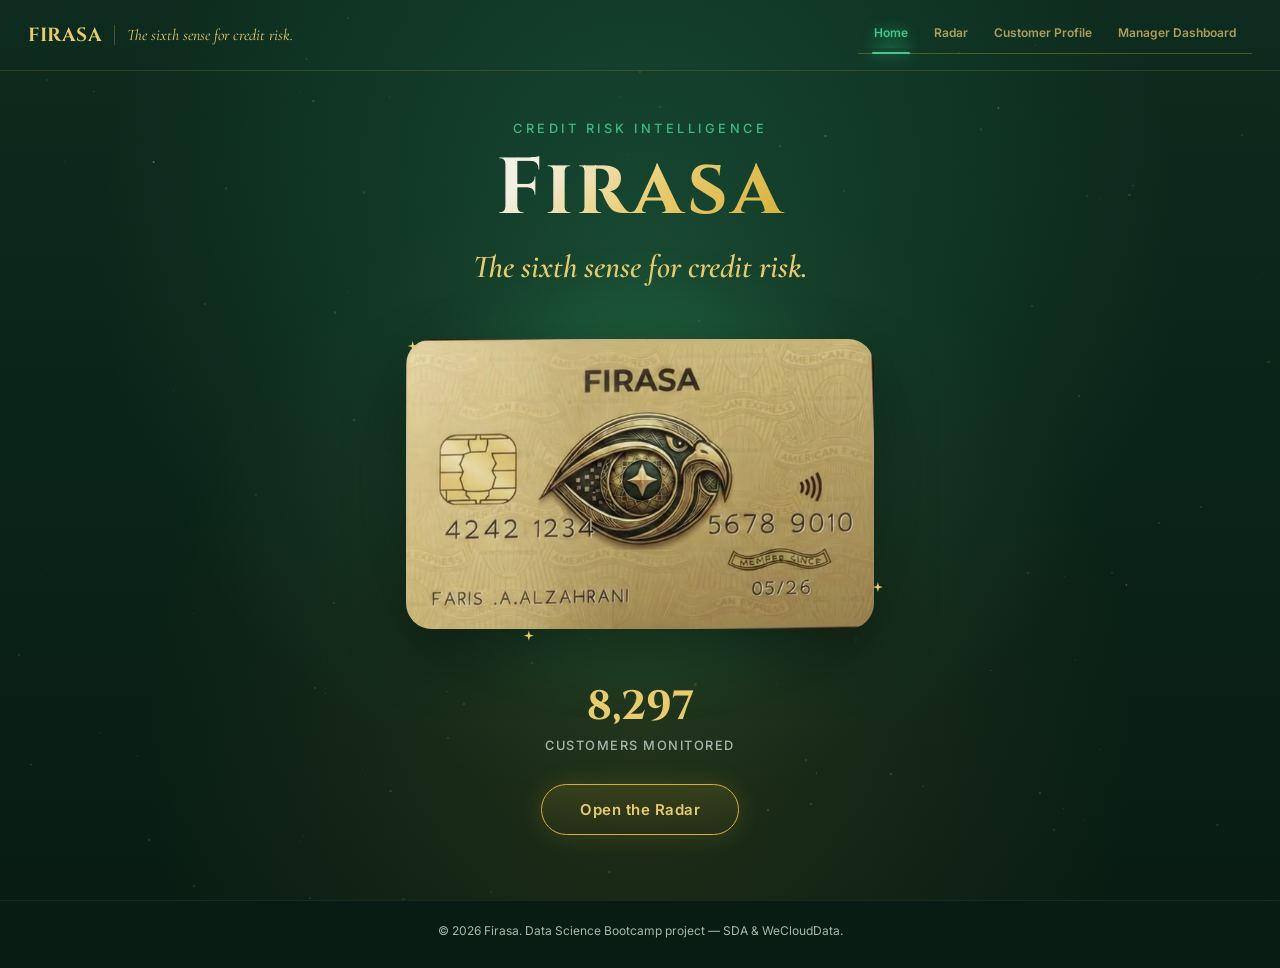
<file: dashboard/landing.html>
<!DOCTYPE html>
<html lang="en" dir="ltr">
<head>
<meta charset="UTF-8">
<meta name="viewport" content="width=device-width, initial-scale=1, viewport-fit=cover">
<title>Firasa | Home</title>
<link rel="preconnect" href="https://fonts.googleapis.com">
<link rel="preconnect" href="https://fonts.gstatic.com" crossorigin>
<link href="https://fonts.googleapis.com/css2?family=Cinzel:wght@600;700&family=Cormorant+Garamond:ital,wght@1,500;1,600&family=Inter:wght@400;500;600;700&display=swap" rel="stylesheet">
<link rel="stylesheet" href="assets/firasa.css">
<style>
  :root {
    --bg: #0D2B1E;
    --bg-deep: #081C13;
    --green: #1FA968;
    --green-soft: #3FC98A;
    --gold: #D4AF37;
    --gold-light: #E9CB6F;
    --gold-deep: #8A6A1E;
    --text: #F3EFE3;
    --text-dim: #A9B8AC;
    /* card width scales with the screen but stays inside a laptop viewport */
    --cw: clamp(280px, min(40vw, 52vh), 560px);
  }
  * { box-sizing: border-box; margin: 0; padding: 0; }
  html, body {
    background: var(--bg);
    color: var(--text);
    font-family: 'Inter', -apple-system, "Segoe UI", Roboto, Arial, sans-serif;
    overflow-x: hidden;
  }
  body {
    padding-top: env(safe-area-inset-top, 0px);
    padding-bottom: env(safe-area-inset-bottom, 0px);
  }
  .topbar { position: absolute; top: 0; right: 0; left: 0; z-index: 5; display: flex; align-items: center; justify-content: space-between; padding: 16px 28px; border-bottom: 1px solid rgba(212,175,55,0.18); flex-wrap: wrap; gap: 10px; }

  .hero {
    min-height: 100svh;
    display: flex;
    flex-direction: column;
    align-items: center;
    justify-content: center;
    text-align: center;
    padding: 84px 6vw 28px;
    position: relative;
    background:
      radial-gradient(ellipse at 50% 28%, rgba(63,201,138,0.20) 0%, transparent 60%),
      radial-gradient(ellipse at 50% 82%, rgba(212,175,55,0.12) 0%, transparent 55%),
      linear-gradient(180deg, var(--bg) 0%, var(--bg-deep) 100%);
  }
  .starfield {
    position: absolute;
    inset: 0;
    pointer-events: none;
    background-image:
      radial-gradient(1.5px 1.5px at 12% 18%, rgba(233,203,111,0.55), transparent),
      radial-gradient(1.5px 1.5px at 78% 12%, rgba(233,203,111,0.4), transparent),
      radial-gradient(1px 1px at 35% 82%, rgba(63,201,138,0.5), transparent),
      radial-gradient(1.5px 1.5px at 88% 65%, rgba(233,203,111,0.35), transparent),
      radial-gradient(1px 1px at 20% 55%, rgba(63,201,138,0.4), transparent),
      radial-gradient(1.5px 1.5px at 60% 90%, rgba(233,203,111,0.3), transparent),
      radial-gradient(1px 1px at 50% 8%, rgba(233,203,111,0.4), transparent);
    animation: drift 14s ease-in-out infinite alternate;
  }
  @keyframes drift {
    0%   { opacity: 0.6; transform: translateY(0); }
    100% { opacity: 1; transform: translateY(-10px); }
  }
  .eyebrow {
    font-size: clamp(12px, 1vw, 14px);
    font-weight: 500;
    letter-spacing: 3.5px;
    color: var(--green-soft);
    text-transform: uppercase;
    margin-bottom: clamp(6px, 1.4vh, 18px);
    opacity: 0.9;
  }
  .title {
    font-family: 'Cinzel', Georgia, serif;
    font-size: clamp(48px, min(6.2vw, 10.5vh), 92px);
    line-height: 1.05;
    font-weight: 700;
    letter-spacing: 3px;
    background: linear-gradient(135deg, #F3EFE3 15%, var(--gold-light) 55%, var(--gold) 100%);
    -webkit-background-clip: text;
    background-clip: text;
    color: transparent;
  }
  .tagline {
    margin-top: clamp(6px, 1.5vh, 16px);
    font-family: 'Cormorant Garamond', serif;
    font-style: italic;
    font-weight: 600;
    font-size: clamp(26px, 2.5vw, 38px);
    color: var(--gold-light);
    max-width: 700px;
    line-height: 1.4;
  }

  .stage {
    width: calc(var(--cw) + 60px);
    height: calc(var(--cw) / 1.615 + 36px);
    margin: clamp(14px, 3.5vh, 46px) auto clamp(4px, 1.5vh, 26px);
    perspective: 1400px;
    position: relative;
  }
  .glow-ring {
    position: absolute;
    inset: -40px;
    border-radius: 50%;
    background: radial-gradient(circle, rgba(212,175,55,0.30) 0%, rgba(31,169,104,0.16) 45%, transparent 72%);
    filter: blur(18px);
    animation: pulse 3.5s ease-in-out infinite;
  }
  @keyframes pulse {
    0%, 100% { opacity: 0.55; transform: scale(0.96); }
    50% { opacity: 1; transform: scale(1.05); }
  }

  .card-mount {
    width: var(--cw);
    height: calc(var(--cw) / 1.615);
    position: absolute;
    top: 50%; left: 50%;
    margin-top: calc(var(--cw) / -3.23);
    margin-left: calc(var(--cw) / -2);
    opacity: 0;
    animation:
      settle-in 1.1s cubic-bezier(0.16, 1, 0.3, 1) 0.15s forwards,
      float 4.5s ease-in-out 1.25s infinite;
  }
  @keyframes settle-in {
    0%   { transform: scale(0.85) translateY(14px); opacity: 0; }
    100% { transform: scale(1) translateY(0); opacity: 1; }
  }
  @keyframes float {
    0%, 100% { transform: translateY(0); }
    50%      { transform: translateY(-7px); }
  }
  .card-3d {
    width: 100%;
    height: 100%;
    position: relative;
    transform-style: preserve-3d;
    animation: spin-once 4.4s cubic-bezier(0.45, 0.05, 0.35, 1) 0.3s 1 forwards;
  }
  @keyframes spin-once {
    from { transform: rotateY(0deg); }
    to   { transform: rotateY(360deg); }
  }
  .card-back,
  .card-front {
    position: absolute;
    inset: 0;
    border-radius: calc(var(--cw) * 0.055);
    overflow: hidden;
    backface-visibility: hidden;
    box-shadow: 0 24px 60px rgba(0,0,0,0.45);
    -webkit-backface-visibility: hidden;
  }
  .card-front {
    transform: rotateY(0deg);
  }
  .card-back {
    transform: rotateY(180deg);
  }
  .card-back img,
  .card-front img {
    width: 100%;
    height: 100%;
    display: block;
  }
  .sparkle {
    position: absolute;
    width: 10px; height: 10px;
    background: var(--gold-light);
    clip-path: polygon(50% 0%, 61% 39%, 100% 50%, 61% 61%, 50% 100%, 39% 61%, 0% 50%, 39% 39%);
    animation: twinkle 2.2s ease-in-out infinite;
  }
  .sp1 { top: 6%; left: 6%; animation-delay: 3.6s; }
  .sp2 { top: 80%; right: 4%; animation-delay: 4.3s; }
  .sp3 { bottom: 2%; left: 28%; animation-delay: 5.0s; }
  @keyframes twinkle {
    0%, 100% { opacity: 0.2; transform: scale(0.7); }
    50% { opacity: 1; transform: scale(1.3); }
  }

  .stat {
    margin-top: clamp(8px, 2vh, 22px);
    display: flex;
    flex-direction: column;
    align-items: center;
    gap: 4px;
  }
  .stat-num {
    font-family: 'Cinzel', Georgia, serif;
    font-size: clamp(34px, 3.2vw, 48px);
    font-weight: 700;
    color: var(--gold-light);
  }
  .stat-label {
    font-size: clamp(12px, 1vw, 14px);
    font-weight: 500;
    color: var(--text-dim);
    letter-spacing: 1.5px;
    text-transform: uppercase;
  }

  .cta-group {
    margin-top: clamp(20px, 3.5vh, 34px);
    display: flex;
    justify-content: center;
  }
  .cta-btn {
    position: relative;
    gap: 10px;
    padding: 15px 38px;
    box-shadow: 0 0 24px rgba(212,175,55,0.18);
    transition: box-shadow 200ms ease, transform 200ms ease;
    border-radius: 999px;
    border: 1px solid var(--gold);
    background: linear-gradient(180deg, rgba(212,175,55,0.14), rgba(212,175,55,0.04));
    color: var(--gold-light);
    font-family: 'Inter', sans-serif;
    font-size: 15px;
    font-weight: 600;
    letter-spacing: 0.5px;
    display: flex;
    align-items: center;
    justify-content: center;
    overflow: hidden;
    isolation: isolate;
    cursor: pointer;
    text-decoration: none;
    text-align: center;
    white-space: normal;
  }
  .cta-btn::before {
    content: "";
    position: absolute;
    top: 0; left: -60%;
    width: 40%; height: 100%;
    background: linear-gradient(120deg, transparent, rgba(255,255,255,0.35), transparent);
    transform: skewX(-20deg);
    animation: shimmer 3.2s ease-in-out infinite;
    z-index: -1;
  }
  .cta-btn:hover { transform: translateY(-2px); box-shadow: 0 0 34px rgba(212,175,55,0.35); }
  @keyframes shimmer {
    0% { left: -60%; }
    45%, 100% { left: 130%; }
  }

  .hero > :not(.starfield) { position: relative; z-index: 2; }
  body .sky { z-index: 1; }
  footer {
    position: relative;
    z-index: 2;
    background: var(--bg-deep);
    text-align: center;
    padding: 22px 5vw 30px;
    font-size: 12px;
    color: var(--text-dim);
    border-top: 1px solid rgba(255,255,255,0.06);
  }
</style>
</head>
<body>
  <div class="sky" id="sky" aria-hidden="true"></div>

  <div class="topbar">
    <a href="landing.html" class="brand"><span class="mark">FIRASA</span><span class="page">The sixth sense for credit risk.</span></a>
    <div class="nav">
      <a href="landing.html" class="active">Home</a>
      <a href="radar.html">Radar</a>
      <a href="profile.html">Customer Profile</a>
      <a href="manager.html">Manager Dashboard</a>
    </div>
  </div>

  <div class="hero">
    <div class="starfield"></div>
    <div class="eyebrow">Credit risk intelligence</div>
    <div class="title">Firasa</div>
    <div class="tagline">The sixth sense for credit risk.</div>

    <div class="stage">
      <div class="glow-ring"></div>
      <div class="card-mount">
        <div class="card-3d">
          <div class="card-front">
            <img src="assets/card_front.png" alt="" alt="Firasa card front"/>
          </div>
          <div class="card-back">
            <img src="assets/card_back.png" alt="" alt="Firasa card back"/>
          </div>
        </div>
      </div>
      <div class="sparkle sp1"></div>
      <div class="sparkle sp2"></div>
      <div class="sparkle sp3"></div>
    </div>

    <div class="stat">
      <div class="stat-num" data-count="8297">0</div>
      <div class="stat-label">Customers monitored</div>
    </div>

    <div class="cta-group">
      <a href="radar.html" class="cta-btn">Open the Radar</a>
    </div>
  </div>

  <footer>
    &copy; 2026 Firasa. Data Science Bootcamp project &mdash; SDA &amp; WeCloudData.
  </footer>


  <script>
    document.querySelectorAll('.stat-num[data-count]').forEach(function(el) {
      var target = parseInt(el.getAttribute('data-count'), 10);
      var suffix = el.getAttribute('data-suffix') || '';
      var duration = 1400;
      var startTime = null;
      function step(ts) {
        if (!startTime) startTime = ts;
        var progress = Math.min((ts - startTime) / duration, 1);
        var eased = 1 - Math.pow(1 - progress, 3);
        var value = Math.round(eased * target);
        el.textContent = String(value).replace(/\B(?=(\d{3})+(?!\d))/g, ',') + suffix;
        if (progress < 1) requestAnimationFrame(step);
      }
      requestAnimationFrame(step);
    });
  </script>
<script src="assets/sky.js"></script>
</body>
</html>
</file>
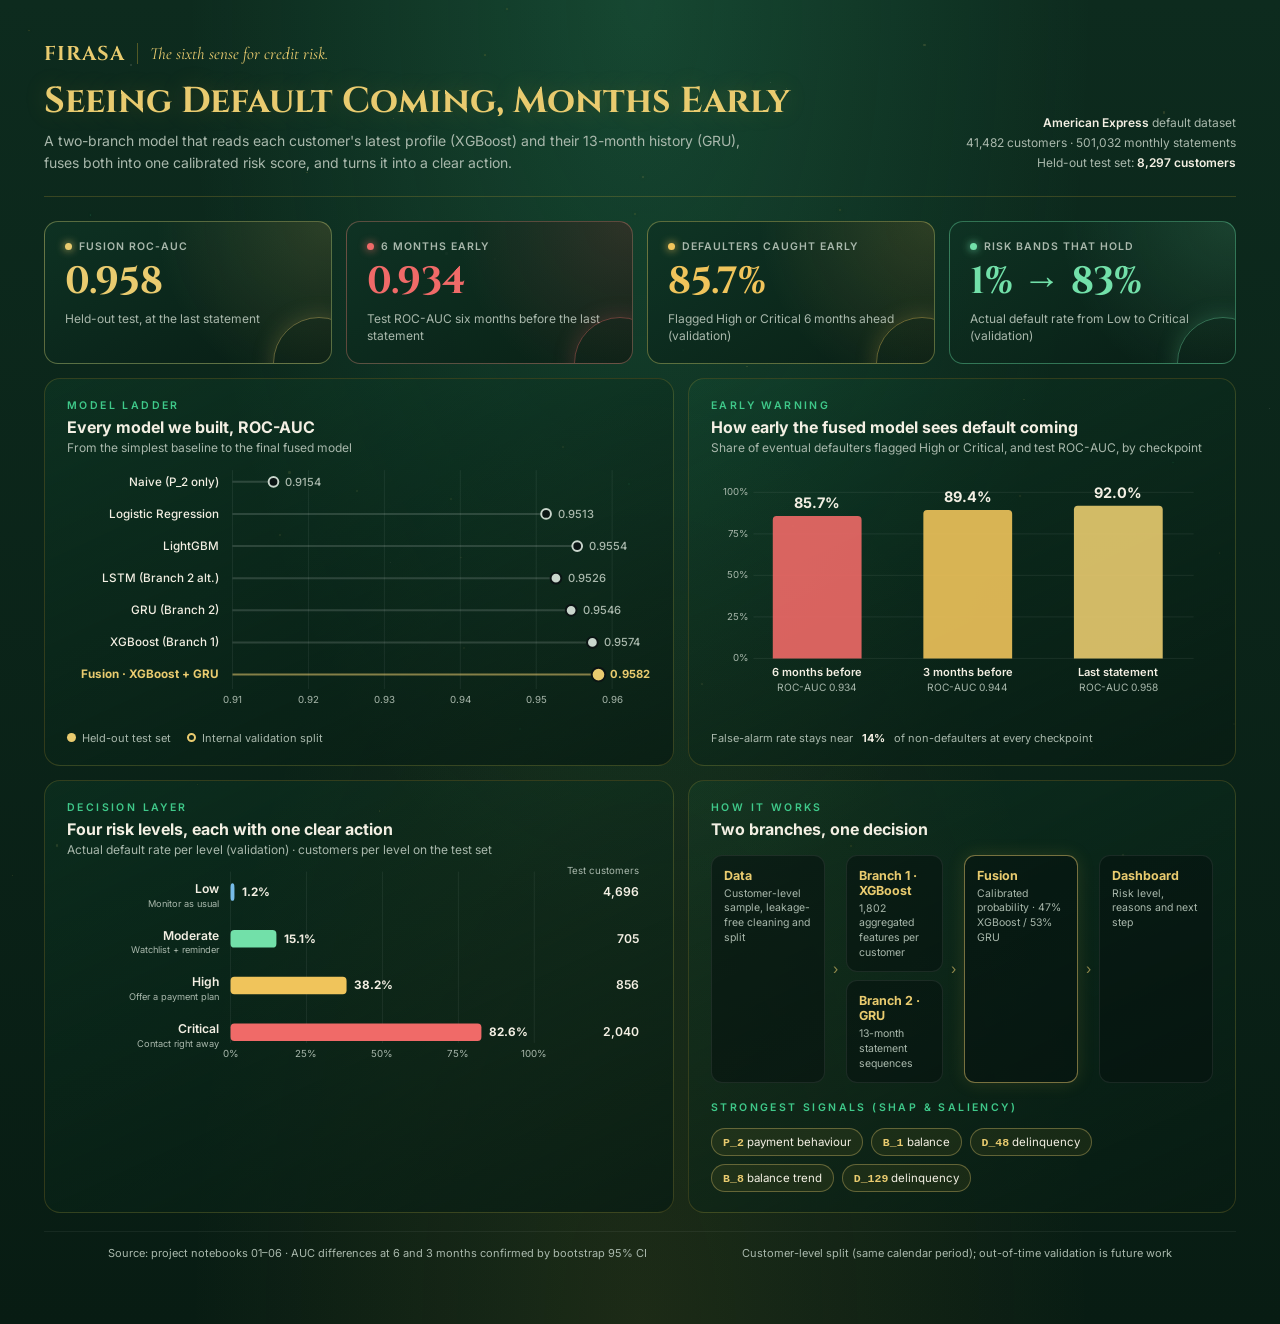
<file: docs/summary.html>
<!DOCTYPE html>
<html lang="en" dir="ltr">
<head>
<meta charset="UTF-8">
<meta name="viewport" content="width=device-width, initial-scale=1">
<title>Firasa | Project Summary</title>
<link rel="preconnect" href="https://fonts.googleapis.com">
<link rel="preconnect" href="https://fonts.gstatic.com" crossorigin>
<link href="https://fonts.googleapis.com/css2?family=Cinzel:wght@600;700&family=Cormorant+Garamond:ital,wght@1,500;1,600&family=Inter:wght@400;500;600;700&display=swap" rel="stylesheet">
<link rel="stylesheet" href="../dashboard/assets/firasa.css">
<style>
  /* Summary board used for the README image. Numbers come from the project notebooks. */
  :root {
    --bg: #0D2B1E; --bg-deep: #081C13; --gold: #D4AF37; --gold-light: #E9CB6F;
    --text: #F3EFE3; --text-dim: #A9B8AC; --green-soft: #3FC98A; --cyan: #37D6C6;
    --critical: #F06A68; --high: #F0C45B; --moderate: #72E0A9; --low: #77BCE8;
  }
  * { box-sizing: border-box; margin: 0; padding: 0; }
  html, body { min-height: 100%; background: radial-gradient(ellipse at 50% 0%, rgba(63,201,138,0.18) 0%, transparent 50%), radial-gradient(ellipse at 50% 100%, rgba(212,175,55,0.1) 0%, transparent 50%), linear-gradient(180deg, var(--bg) 0%, var(--bg-deep) 100%); color: var(--text); font-family: 'Inter', -apple-system, "Segoe UI", Arial, sans-serif; }
  .board { position: relative; z-index: 1; width: 1280px; margin: 0 auto; padding: 40px 44px 34px; }

  .head { display: flex; align-items: flex-end; justify-content: space-between; gap: 20px; padding-bottom: 22px; border-bottom: 1px solid rgba(212,175,55,0.22); }
  .brand-row { display: flex; align-items: center; gap: 12px; }
  .brand-row .mark { font-family: 'Cinzel', Georgia, serif; font-size: 20px; font-weight: 700; color: var(--gold-light); letter-spacing: 1px; }
  .brand-row .tag { padding-left: 12px; border-left: 1px solid rgba(212,175,55,0.35); color: var(--gold-light); font-family: 'Cormorant Garamond', Georgia, serif; font-size: 17px; font-style: italic; }
  .head h1 { margin-top: 14px; color: var(--gold-light); font-family: 'Cinzel', Georgia, serif; font-size: 36px; font-weight: 700; line-height: 1.15; text-shadow: 0 0 24px rgba(212,175,55,0.22); }
  .head p { margin-top: 8px; max-width: 700px; color: var(--text-dim); font-size: 14px; line-height: 1.55; }
  .head-meta { flex-shrink: 0; white-space: nowrap; text-align: right; color: var(--text-dim); font-size: 12px; line-height: 1.7; }
  .head-meta b { color: var(--text); font-weight: 600; }

  .eyebrow { display: block; color: var(--green-soft); font-size: 10.5px; font-weight: 600; letter-spacing: 2.4px; text-transform: uppercase; }

  .kpis { display: grid; grid-template-columns: repeat(4, 1fr); gap: 14px; margin-top: 24px; }
  .kpi { --c: var(--gold-light); position: relative; overflow: hidden; padding: 18px 20px; border-radius: 14px; border: 1px solid color-mix(in srgb, var(--c) 32%, rgba(63,201,138,0.14)); background: radial-gradient(circle at 100% 0%, color-mix(in srgb, var(--c) 15%, transparent), transparent 55%), linear-gradient(145deg, rgba(15,51,36,0.85), rgba(8,28,19,0.85)); }
  .kpi::after { content: ''; position: absolute; width: 90px; height: 90px; right: -34px; bottom: -46px; border: 1px solid color-mix(in srgb, var(--c) 38%, transparent); border-radius: 50%; box-shadow: 0 0 22px color-mix(in srgb, var(--c) 22%, transparent); }
  .kpi .k { display: flex; align-items: center; gap: 7px; color: var(--text-dim); font-size: 10.5px; font-weight: 600; letter-spacing: 1px; text-transform: uppercase; }
  .kpi .k i { width: 7px; height: 7px; border-radius: 50%; background: var(--c); box-shadow: 0 0 9px var(--c); }
  .kpi .v { display: block; margin-top: 10px; color: var(--c); font-family: 'Cinzel', Georgia, serif; font-size: 38px; font-weight: 700; line-height: 1; }
  .kpi .s { display: block; margin-top: 9px; color: var(--text-dim); font-size: 12px; line-height: 1.45; }

  .grid { display: grid; grid-template-columns: 1.15fr 1fr; gap: 14px; margin-top: 14px; }
  .card { position: relative; overflow: hidden; padding: 20px 22px; border-radius: 16px; border: 1px solid rgba(212,175,55,0.2); background: linear-gradient(155deg, rgba(31,169,104,0.08), rgba(8,28,19,0.8)); }
  .card h2 { margin-top: 5px; color: var(--text); font-size: 16px; font-weight: 700; }
  .card .sub { display: block; margin-top: 3px; color: var(--text-dim); font-size: 12px; }
  svg text { font-family: Inter, sans-serif; }

  .legend { display: flex; gap: 16px; margin-top: 10px; color: var(--text-dim); font-size: 11px; }
  .legend span { display: inline-flex; align-items: center; gap: 6px; }
  .legend .dot { width: 9px; height: 9px; border-radius: 50%; background: var(--gold-light); }
  .legend .ring { width: 9px; height: 9px; border-radius: 50%; border: 2px solid var(--gold-light); }

  .flow { display: flex; align-items: stretch; gap: 8px; margin-top: 16px; }
  .step { flex: 1; padding: 12px 12px 11px; border-radius: 11px; border: 1px solid rgba(255,255,255,0.08); background: rgba(7,18,16,0.55); }
  .step b { display: block; color: var(--gold-light); font-size: 12.5px; }
  .step span { display: block; margin-top: 4px; color: var(--text-dim); font-size: 10.5px; line-height: 1.4; }
  .step.key { border-color: rgba(233,203,111,0.5); box-shadow: 0 0 18px rgba(212,175,55,0.14); }
  .arrow { display: grid; place-items: center; color: rgba(233,203,111,0.6); font-size: 14px; }
  .branches { display: flex; flex-direction: column; gap: 8px; flex: 1.1; }

  .drivers { display: flex; gap: 8px; flex-wrap: wrap; margin-top: 14px; }
  .chip { padding: 6px 11px; border-radius: 999px; border: 1px solid rgba(233,203,111,0.35); background: rgba(212,175,55,0.08); color: var(--text); font-size: 11.5px; }
  .chip b { color: var(--gold-light); font-family: ui-monospace, Consolas, monospace; font-weight: 600; }

  .foot { display: flex; justify-content: space-between; margin-top: 18px; padding-top: 14px; border-top: 1px solid rgba(255,255,255,0.06); color: var(--text-dim); font-size: 11px; }
</style>
</head>
<body>
  <div class="sky" id="sky" data-density="0.5" aria-hidden="true"></div>

  <main class="board">
    <header class="head">
      <div>
        <div class="brand-row"><span class="mark">FIRASA</span><span class="tag">The sixth sense for credit risk.</span></div>
        <h1>Seeing Default Coming, Months Early</h1>
        <p>A two-branch model that reads each customer's latest profile (XGBoost) and their 13-month history (GRU), fuses both into one calibrated risk score, and turns it into a clear action.</p>
      </div>
      <div class="head-meta">
        <div><b>American Express</b> default dataset</div>
        <div>41,482 customers · 501,032 monthly statements</div>
        <div>Held-out test set: <b>8,297 customers</b></div>
      </div>
    </header>

    <section class="kpis">
      <div class="kpi" style="--c:#E9CB6F"><span class="k"><i></i>Fusion ROC-AUC</span><strong class="v">0.958</strong><span class="s">Held-out test, at the last statement</span></div>
      <div class="kpi" style="--c:#F06A68"><span class="k"><i></i>6 months early</span><strong class="v">0.934</strong><span class="s">Test ROC-AUC six months before the last statement</span></div>
      <div class="kpi" style="--c:#F0C45B"><span class="k"><i></i>Defaulters caught early</span><strong class="v">85.7%</strong><span class="s">Flagged High or Critical 6 months ahead (validation)</span></div>
      <div class="kpi" style="--c:#72E0A9"><span class="k"><i></i>Risk bands that hold</span><strong class="v">1% → 83%</strong><span class="s">Actual default rate from Low to Critical (validation)</span></div>
    </section>

    <section class="grid">
      <div class="card">
        <span class="eyebrow">Model ladder</span>
        <h2>Every model we built, ROC-AUC</h2>
        <span class="sub">From the simplest baseline to the final fused model</span>
        <svg id="ladder" width="100%" height="262" viewBox="0 0 600 262"></svg>
        <div class="legend"><span><i class="dot"></i>Held-out test set</span><span><i class="ring"></i>Internal validation split</span></div>
      </div>

      <div class="card">
        <span class="eyebrow">Early warning</span>
        <h2>How early the fused model sees default coming</h2>
        <span class="sub">Share of eventual defaulters flagged High or Critical, and test ROC-AUC, by checkpoint</span>
        <svg id="early" width="100%" height="262" viewBox="0 0 520 262"></svg>
        <div class="legend"><span>False-alarm rate stays near <b style="color:var(--text)">&nbsp;14%&nbsp;</b> of non-defaulters at every checkpoint</span></div>
      </div>
    </section>

    <section class="grid">
      <div class="card">
        <span class="eyebrow">Decision layer</span>
        <h2>Four risk levels, each with one clear action</h2>
        <span class="sub">Actual default rate per level (validation) · customers per level on the test set</span>
        <svg id="bands" width="100%" height="220" viewBox="0 0 600 220"></svg>
      </div>

      <div class="card">
        <span class="eyebrow">How it works</span>
        <h2>Two branches, one decision</h2>
        <div class="flow">
          <div class="step"><b>Data</b><span>Customer-level sample, leakage-free cleaning and split</span></div>
          <div class="arrow">›</div>
          <div class="branches">
            <div class="step"><b>Branch 1 · XGBoost</b><span>1,802 aggregated features per customer</span></div>
            <div class="step"><b>Branch 2 · GRU</b><span>13-month statement sequences</span></div>
          </div>
          <div class="arrow">›</div>
          <div class="step key"><b>Fusion</b><span>Calibrated probability · 47% XGBoost / 53% GRU</span></div>
          <div class="arrow">›</div>
          <div class="step"><b>Dashboard</b><span>Risk level, reasons and next step</span></div>
        </div>
        <span class="eyebrow" style="margin-top:18px">Strongest signals (SHAP &amp; saliency)</span>
        <div class="drivers">
          <span class="chip"><b>P_2</b> payment behaviour</span>
          <span class="chip"><b>B_1</b> balance</span>
          <span class="chip"><b>D_48</b> delinquency</span>
          <span class="chip"><b>B_8</b> balance trend</span>
          <span class="chip"><b>D_129</b> delinquency</span>
        </div>
      </div>
    </section>

    <footer class="foot">
      <span>Source: project notebooks 01–06 · AUC differences at 6 and 3 months confirmed by bootstrap 95% CI</span>
      <span>Customer-level split (same calendar period); out-of-time validation is future work</span>
    </footer>
  </main>

<script>
  var NS = 'http://www.w3.org/2000/svg';
  function el(parent, tag, attrs, text) {
    var n = document.createElementNS(NS, tag);
    for (var k in attrs) n.setAttribute(k, attrs[k]);
    if (text != null) n.textContent = text;
    parent.appendChild(n);
    return n;
  }

  // ---------- model ladder: dot plot on a zoomed axis (dots, not bars, so the cut axis is honest) ----------
  (function () {
    var rows = [
      ['Naive (P_2 only)', 0.9154, 'val'],
      ['Logistic Regression', 0.9513, 'val'],
      ['LightGBM', 0.9554, 'val'],
      ['LSTM (Branch 2 alt.)', 0.9526, 'test'],
      ['GRU (Branch 2)', 0.9546, 'test'],
      ['XGBoost (Branch 1)', 0.9574, 'test'],
      ['Fusion · XGBoost + GRU', 0.9582, 'test']
    ];
    var svg = document.getElementById('ladder');
    var L = 170, R = 560, T = 18, rowH = 33, lo = 0.91, hi = 0.96;
    var x = function (v) { return L + (v - lo) / (hi - lo) * (R - L); };
    [0.91, 0.92, 0.93, 0.94, 0.95, 0.96].forEach(function (t) {
      el(svg, 'line', { x1: x(t), x2: x(t), y1: T - 6, y2: T + rowH * rows.length - 12, stroke: 'rgba(255,255,255,0.07)' });
      el(svg, 'text', { x: x(t), y: T + rowH * rows.length + 2, fill: '#A9B8AC', 'font-size': 10, 'text-anchor': 'middle' }, t.toFixed(2));
    });
    rows.forEach(function (r, i) {
      var y = T + i * rowH + 6, best = i === rows.length - 1, c = best ? '#E9CB6F' : '#C9D6CC';
      el(svg, 'text', { x: L - 14, y: y + 4, fill: best ? '#E9CB6F' : '#F3EFE3', 'font-size': 12, 'font-weight': best ? 700 : 500, 'text-anchor': 'end' }, r[0]);
      el(svg, 'line', { x1: x(lo), x2: x(r[1]), y1: y, y2: y, stroke: best ? 'rgba(233,203,111,0.55)' : 'rgba(255,255,255,0.14)', 'stroke-width': 2 });
      el(svg, 'circle', r[2] === 'test'
        ? { cx: x(r[1]), cy: y, r: best ? 7 : 5.5, fill: c, stroke: '#0B1414', 'stroke-width': 2 }
        : { cx: x(r[1]), cy: y, r: 5, fill: '#0B1414', stroke: c, 'stroke-width': 2 });
      el(svg, 'text', { x: x(r[1]) + 12, y: y + 4, fill: best ? '#E9CB6F' : '#A9B8AC', 'font-size': 11.5, 'font-weight': best ? 700 : 500 }, r[1].toFixed(4));
    });
  })();

  // ---------- early warning: coverage columns + AUC labels per checkpoint ----------
  (function () {
    var cps = [['6 months before', 85.7, 0.9337], ['3 months before', 89.4, 0.9443], ['Last statement', 92.0, 0.9582]];
    var svg = document.getElementById('early');
    var base = 206, top = 34, colW = 92, gap = 64, left = 64;
    [0, 25, 50, 75, 100].forEach(function (t) {
      var y = base - (base - top) * t / 100;
      el(svg, 'line', { x1: 44, x2: 500, y1: y, y2: y, stroke: 'rgba(255,255,255,0.07)' });
      el(svg, 'text', { x: 38, y: y + 3, fill: '#A9B8AC', 'font-size': 10, 'text-anchor': 'end' }, t + '%');
    });
    cps.forEach(function (c, i) {
      var x0 = left + i * (colW + gap), h = (base - top) * c[1] / 100, y = base - h;
      var d = 'M' + x0 + ',' + base + 'V' + (y + 4) + 'Q' + x0 + ',' + y + ' ' + (x0 + 4) + ',' + y + 'H' + (x0 + colW - 4) + 'Q' + (x0 + colW) + ',' + y + ' ' + (x0 + colW) + ',' + (y + 4) + 'V' + base + 'Z';
      el(svg, 'path', { d: d, fill: ['#F06A68', '#F0C45B', '#E9CB6F'][i], opacity: 0.9 });
      el(svg, 'text', { x: x0 + colW / 2, y: y - 8, fill: '#F3EFE3', 'font-size': 15, 'font-weight': 700, 'text-anchor': 'middle' }, c[1].toFixed(1) + '%');
      el(svg, 'text', { x: x0 + colW / 2, y: base + 18, fill: '#F3EFE3', 'font-size': 11.5, 'font-weight': 600, 'text-anchor': 'middle' }, c[0]);
      el(svg, 'text', { x: x0 + colW / 2, y: base + 34, fill: '#A9B8AC', 'font-size': 10.5, 'text-anchor': 'middle' }, 'ROC-AUC ' + c[2].toFixed(3));
    });
  })();

  // ---------- risk bands: default rate bars (0-100%) + test customer counts ----------
  (function () {
    var bands = [
      ['Low', 1.2, 4696, '#77BCE8', 'Monitor as usual'],
      ['Moderate', 15.1, 705, '#72E0A9', 'Watchlist + reminder'],
      ['High', 38.2, 856, '#F0C45B', 'Offer a payment plan'],
      ['Critical', 82.6, 2040, '#F06A68', 'Contact right away']
    ];
    var svg = document.getElementById('bands');
    var L = 168, R = 480, T = 16, rowH = 48, bh = 18;
    var x = function (v) { return L + (R - L) * v / 100; };
    [0, 25, 50, 75, 100].forEach(function (t) {
      el(svg, 'line', { x1: x(t), x2: x(t), y1: T - 4, y2: T + rowH * 4 - 20, stroke: 'rgba(255,255,255,0.07)' });
      el(svg, 'text', { x: x(t), y: T + rowH * 4 - 6, fill: '#A9B8AC', 'font-size': 10, 'text-anchor': 'middle' }, t + '%');
    });
    el(svg, 'text', { x: 588, y: T - 2, fill: '#A9B8AC', 'font-size': 10, 'text-anchor': 'end' }, 'Test customers');
    bands.forEach(function (b, i) {
      var y = T + i * rowH + 10, w = Math.max(4, x(b[1]) - L);
      el(svg, 'text', { x: L - 12, y: y + 8, fill: '#F3EFE3', 'font-size': 12.5, 'font-weight': 600, 'text-anchor': 'end' }, b[0]);
      el(svg, 'text', { x: L - 12, y: y + 22, fill: '#A9B8AC', 'font-size': 9.5, 'text-anchor': 'end' }, b[4]);
      el(svg, 'rect', { x: L, y: y - 2, width: w, height: bh, rx: 4, fill: b[3] });
      el(svg, 'text', { x: L + w + 8, y: y + 11, fill: '#F3EFE3', 'font-size': 12, 'font-weight': 700 }, b[1] + '%');
      el(svg, 'text', { x: 588, y: y + 11, fill: '#F3EFE3', 'font-size': 12.5, 'font-weight': 600, 'text-anchor': 'end' }, b[2].toLocaleString('en-US'));
    });
  })();
</script>
<script src="../dashboard/assets/sky.js"></script>
</body>
</html>
</file>
<file: dashboard/assets/firasa.css>
/* ==========================================================================
   Firasa dashboard - shared styles
   Loaded by every page before its own <style> block, so pages can override.
   Colour tokens (--gold, --text, ...) are defined in each page's :root.
   ========================================================================== */

/* ---------- top bar & navigation ---------- */
.topbar { display: flex; align-items: center; justify-content: space-between; padding: 16px 28px; border-bottom: 1px solid rgba(212,175,55,0.18); flex-wrap: wrap; gap: 10px; position: relative; z-index: 1; }
.brand { display: flex; align-items: center; gap: 12px; text-decoration: none; }
.brand .mark { font-family: 'Cinzel', Georgia, serif; font-weight: 700; font-size: 19px; color: var(--gold-light); letter-spacing: 0.5px; }
.brand .page { padding-left: 12px; border-left: 1px solid rgba(212,175,55,0.32); color: var(--gold-light); font-family: 'Cormorant Garamond', Georgia, serif; font-size: 16px; font-style: italic; }
.nav { display: flex; align-items: stretch; gap: 2px; padding: 0 4px 5px; border-bottom: 1px solid rgba(212,175,55,0.32); }
.nav a { position: relative; display: flex; align-items: center; padding: 9px 12px 8px; color: rgba(233,203,111,0.72); font-size: 12px; font-weight: 600; text-decoration: none; border-radius: 8px 8px 0 0; transition: color 200ms ease, background 200ms ease, text-shadow 200ms ease; }
.nav a::after { content: ''; position: absolute; right: 10px; bottom: -6px; left: 10px; height: 2px; border-radius: 999px; background: var(--gold); opacity: 0; transform: scaleX(0.25); transition: opacity 220ms ease, transform 220ms ease, background 220ms ease, box-shadow 220ms ease; }
.nav a:hover { color: var(--gold-light); background: rgba(212,175,55,0.06); text-shadow: 0 0 12px rgba(233,203,111,0.35); }
.nav a:hover::after { opacity: 0.8; transform: scaleX(0.7); box-shadow: 0 0 10px var(--gold); }
.nav a.active { color: var(--green-soft); background: radial-gradient(ellipse at 50% 100%, rgba(63,201,138,0.16), transparent 72%); text-shadow: 0 0 14px rgba(63,201,138,0.38); }
.nav a.active::after { background: var(--green-soft); box-shadow: 0 0 14px var(--green-soft); opacity: 1; transform: scaleX(1); }

/* ---------- footer ---------- */
footer { position: relative; z-index: 1; text-align: center; padding: 22px 5vw 30px; font-size: 12px; color: var(--text-dim); border-top: 1px solid rgba(255,255,255,0.06); }

/* ---------- twinkling sky (stars, sparkles, shooting stars) ---------- */
.sky { position: fixed; inset: 0; z-index: 0; overflow: hidden; pointer-events: none; }
.sky-st { position: absolute; width: var(--s); height: var(--s); border-radius: 50%; background: var(--c); box-shadow: 0 0 calc(var(--s) * 3) var(--c); opacity: 0.15; animation: sky-twinkle var(--t) ease-in-out var(--d) infinite; }
@keyframes sky-twinkle { 0%, 100% { opacity: 0.12; transform: scale(0.6); } 50% { opacity: var(--o); transform: scale(1); } }
.sky-sp { position: absolute; width: var(--s); height: var(--s); opacity: 0; animation: sky-sparkle var(--t) ease-in-out var(--d) infinite; }
.sky-sp::before, .sky-sp::after { content: ''; position: absolute; top: 50%; left: 0; width: 100%; height: 2px; margin-top: -1px; border-radius: 999px; background: linear-gradient(90deg, transparent, var(--c), #FFF6D8, var(--c), transparent); box-shadow: 0 0 8px var(--c); }
.sky-sp::after { transform: rotate(90deg); }
.sky-sp i { position: absolute; top: 50%; left: 50%; width: 4px; height: 4px; margin: -2px 0 0 -2px; border-radius: 50%; background: #FFF6D8; box-shadow: 0 0 10px 3px var(--c); }
@keyframes sky-sparkle { 0%, 100% { opacity: 0; transform: scale(0.2) rotate(0deg); } 45% { opacity: 1; transform: scale(1) rotate(45deg); } 60% { opacity: 0.9; transform: scale(0.85) rotate(60deg); } 80% { opacity: 0; transform: scale(0.3) rotate(90deg); } }
.sky-shoot { position: absolute; width: 140px; height: 2px; border-radius: 999px; background: linear-gradient(90deg, transparent, rgba(233,203,111,0.9), #FFF6D8); box-shadow: 0 0 10px rgba(233,203,111,0.6); opacity: 0; transform: rotate(-24deg); animation: sky-shoot var(--t) linear var(--d) infinite; }
@keyframes sky-shoot { 0% { opacity: 0; transform: rotate(-24deg) translateX(0); } 2% { opacity: 1; } 9% { opacity: 0; transform: rotate(-24deg) translateX(520px); } 100% { opacity: 0; transform: rotate(-24deg) translateX(520px); } }
.sky-soft { opacity: 0.7; }
@media (prefers-reduced-motion: reduce) { .sky-st, .sky-sp, .sky-shoot { animation: none; } .sky-sp { opacity: 0.6; } }
</file>
